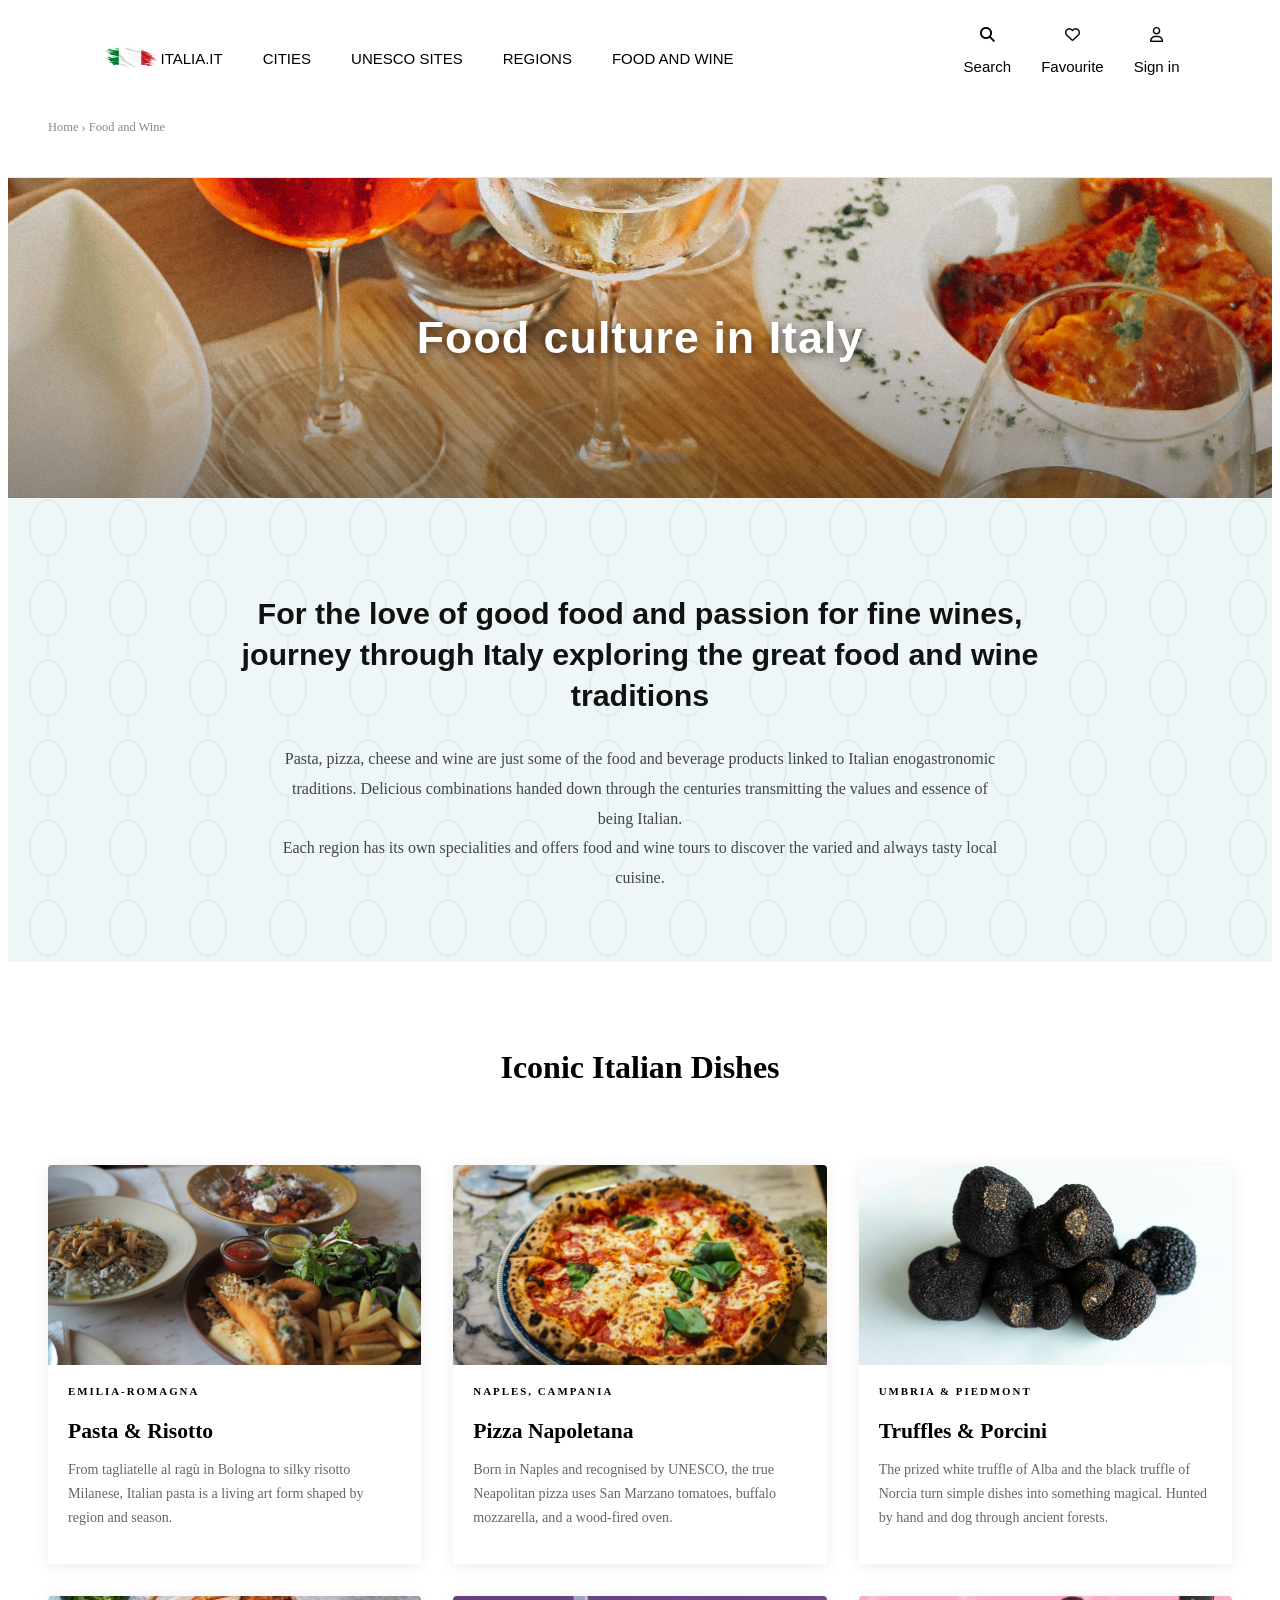
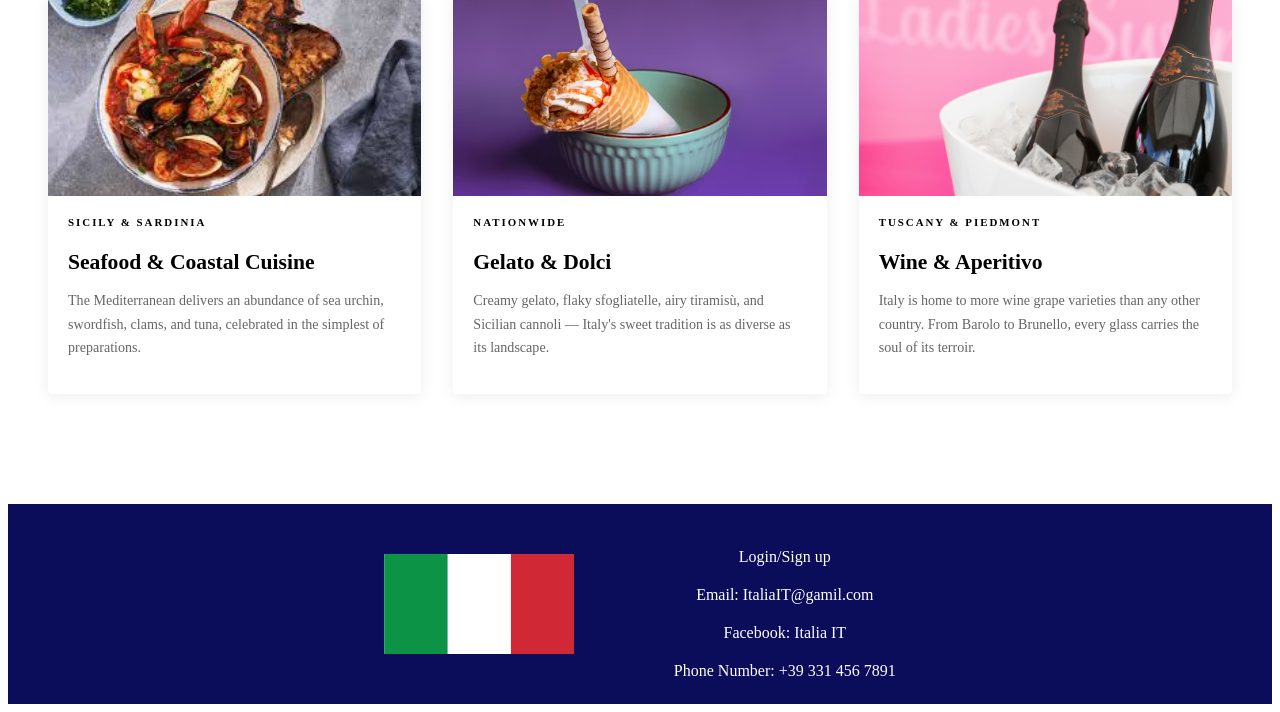
<file: foodwine.html>
<!doctype html>
<html lang="en">
  <head>
    <meta charset="UTF-8" />
    <meta name="viewport" content="width=device-width, initial-scale=1.0" />
    <title>Food and Wine – Italia.IT</title>
    <link
      rel="stylesheet"
      href="https://cdnjs.cloudflare.com/ajax/libs/font-awesome/6.5.0/css/all.min.css"
    />
    <link rel="stylesheet" href="css/foodwine.css" />
  </head>
  <body>
    <header>
      <span id="logo">
        <img src="images/LOGO-ITALIA.jpg" id="Anh" />
        <p><a href="index.html">ITALIA.IT</a></p>
      </span>
      <ul>
        <li><a href="cities.html">CITIES</a></li>
        <li><a href="unesco.html">UNESCO SITES</a></li>
        <li><a href="regions.html">REGIONS</a></li>
        <li><a href="foodwine.html">FOOD AND WINE</a></li>
      </ul>
      <span class="SFS">
        <i class="fa-solid fa-magnifying-glass"></i>
        <p><a href="Search.html">Search</a></p>
      </span>
      <span class="SFS">
        <i class="fa-regular fa-heart"></i>
        <p>Favourite</p>
      </span>
      <span class="SFS">
        <i class="fa-regular fa-user"></i>
        <p><a href="signup.html">Sign in</a></p>
      </span>
    </header>
    <div class="breadcrumb">
      <a href="index.html">Home</a> &rsaquo; Food and Wine
      <br />
      <br /><br />
    </div>
    <section class="hero">
      <img class="hero-bg" src="images/anh1.jpg" alt="Italian food" />
      <div class="hero-overlay"></div>
      <div class="hero-content">
        <h1 class="hero-title">Food culture in Italy</h1>
      </div>
    </section>

    <div class="food-culture-intro">
      <div class="food-culture-bg-pattern"></div>
      <div class="food-culture-content">
        <h2>
          For the love of good food and passion for fine wines, journey through
          Italy exploring the great food and wine traditions
        </h2>
        <p>
          Pasta, pizza, cheese and wine are just some of the food and beverage
          products linked to Italian enogastronomic traditions. Delicious
          combinations handed down through the centuries transmitting the values
          and essence of being Italian.<br />
          Each region has its own specialities and offers food and wine tours to
          discover the varied and always tasty local cuisine.
        </p>
      </div>
    </div>

    <section class="food-section">
      <div class="section-title"><h2>Iconic Italian Dishes</h2></div>
      <div class="food-grid">
        <div class="food-card">
          <div class="food-card-img card-pasta">
            <img src="images/pasta.jpg" />
          </div>
          <div class="food-card-body">
            <div class="food-card-tag">Emilia-Romagna</div>
            <h3>Pasta &amp; Risotto</h3>
            <p>
              From tagliatelle al ragù in Bologna to silky risotto Milanese,
              Italian pasta is a living art form shaped by region and season.
            </p>
          </div>
        </div>

        <div class="food-card">
          <div class="food-card-img card-pizza">
            <img src="images/pizza.jpg" alt="" />
          </div>
          <div class="food-card-body">
            <div class="food-card-tag">Naples, Campania</div>
            <h3>Pizza Napoletana</h3>
            <p>
              Born in Naples and recognised by UNESCO, the true Neapolitan pizza
              uses San Marzano tomatoes, buffalo mozzarella, and a wood-fired
              oven.
            </p>
          </div>
        </div>

        <div class="food-card">
          <div class="food-card-img card-truffle">
            <img src="images/nam.jpg" alt="" />
          </div>
          <div class="food-card-body">
            <div class="food-card-tag">Umbria &amp; Piedmont</div>
            <h3>Truffles &amp; Porcini</h3>
            <p>
              The prized white truffle of Alba and the black truffle of Norcia
              turn simple dishes into something magical. Hunted by hand and dog
              through ancient forests.
            </p>
          </div>
        </div>

        <div class="food-card">
          <div class="food-card-img card-seafood">
            <img src="images/crab.jpg" alt="" />
          </div>
          <div class="food-card-body">
            <div class="food-card-tag">Sicily &amp; Sardinia</div>
            <h3>Seafood &amp; Coastal Cuisine</h3>
            <p>
              The Mediterranean delivers an abundance of sea urchin, swordfish,
              clams, and tuna, celebrated in the simplest of preparations.
            </p>
          </div>
        </div>

        <div class="food-card">
          <div class="food-card-img card-gelato">
            <img src="images/cream.jpg" alt="" />
          </div>
          <div class="food-card-body">
            <div class="food-card-tag">Nationwide</div>
            <h3>Gelato &amp; Dolci</h3>
            <p>
              Creamy gelato, flaky sfogliatelle, airy tiramisù, and Sicilian
              cannoli — Italy's sweet tradition is as diverse as its landscape.
            </p>
          </div>
        </div>

        <div class="food-card">
          <div class="food-card-img card-wine">
            <img src="images/wine.jpg" alt="" />
          </div>
          <div class="food-card-body">
            <div class="food-card-tag">Tuscany &amp; Piedmont</div>
            <h3>Wine &amp; Aperitivo</h3>
            <p>
              Italy is home to more wine grape varieties than any other country.
              From Barolo to Brunello, every glass carries the soul of its
              terroir.
            </p>
          </div>
        </div>
      </div>
    </section>

    <footer>
      <img src="images/LOGO-ITALIA1.jpg" />
      <div>
        <span>Login/Sign up</span>
        <span>Email: ItaliaIT@gamil.com</span>
        <span>Facebook: Italia IT</span>
        <span>Phone Number: +39 331 456 7891</span>
      </div>
    </footer>
  </body>
</html>
</file>
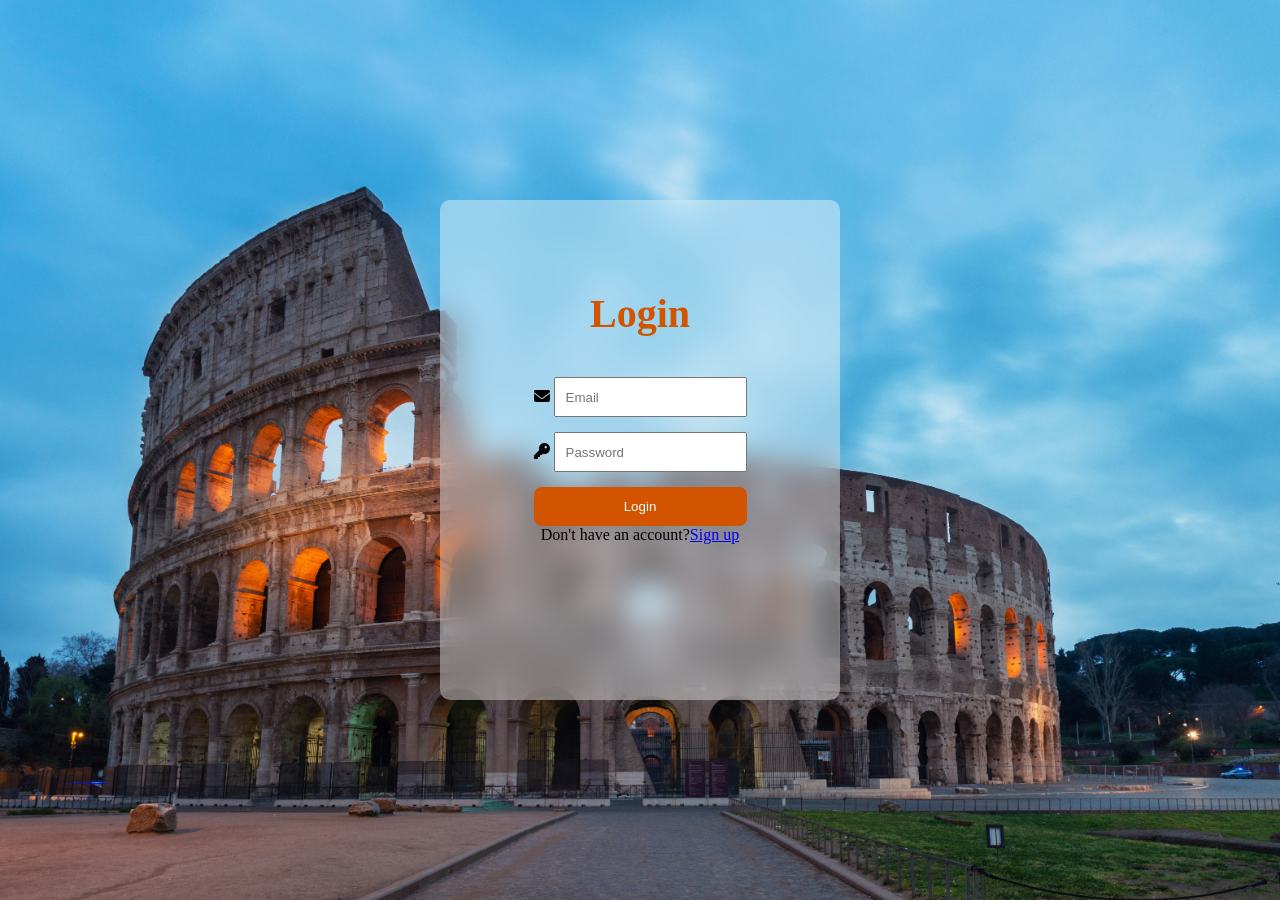
<file: login.html>
<!doctype html>
<html lang="en">
  <head>
    <meta charset="UTF-8" />
    <meta name="viewport" content="width=device-width, initial-scale=1.0" />
    <link rel="stylesheet" href="css/style.css" />
    <link
      rel="stylesheet"
      href="https://cdnjs.cloudflare.com/ajax/libs/font-awesome/6.4.0/css/all.min.css"
    />
    <title>Login</title>
  </head>
  <body>
    <div class="wrapper">
      <h1 class="signup">Login</h1>
      <form>
        <div class="Email">
          <i class="fa-solid fa-envelope"></i>
          <input
            required
            type="text"
            name="Email"
            id="Email-input"
            placeholder="Email"
          />
        </div>
        <div class="password">
          <i class="fa-solid fa-key"></i>
          <input
            required
            type="password"
            name="password"
            id="password-input"
            placeholder="Password"
          />
        </div>
        <button type="submit">Login</button>
      </form>
      <p>Don't have an account?<a href="signup.html">Sign up</a></p>
    </div>
    <script src="js/javascript.js"></script>
  </body>
</html>
</file>
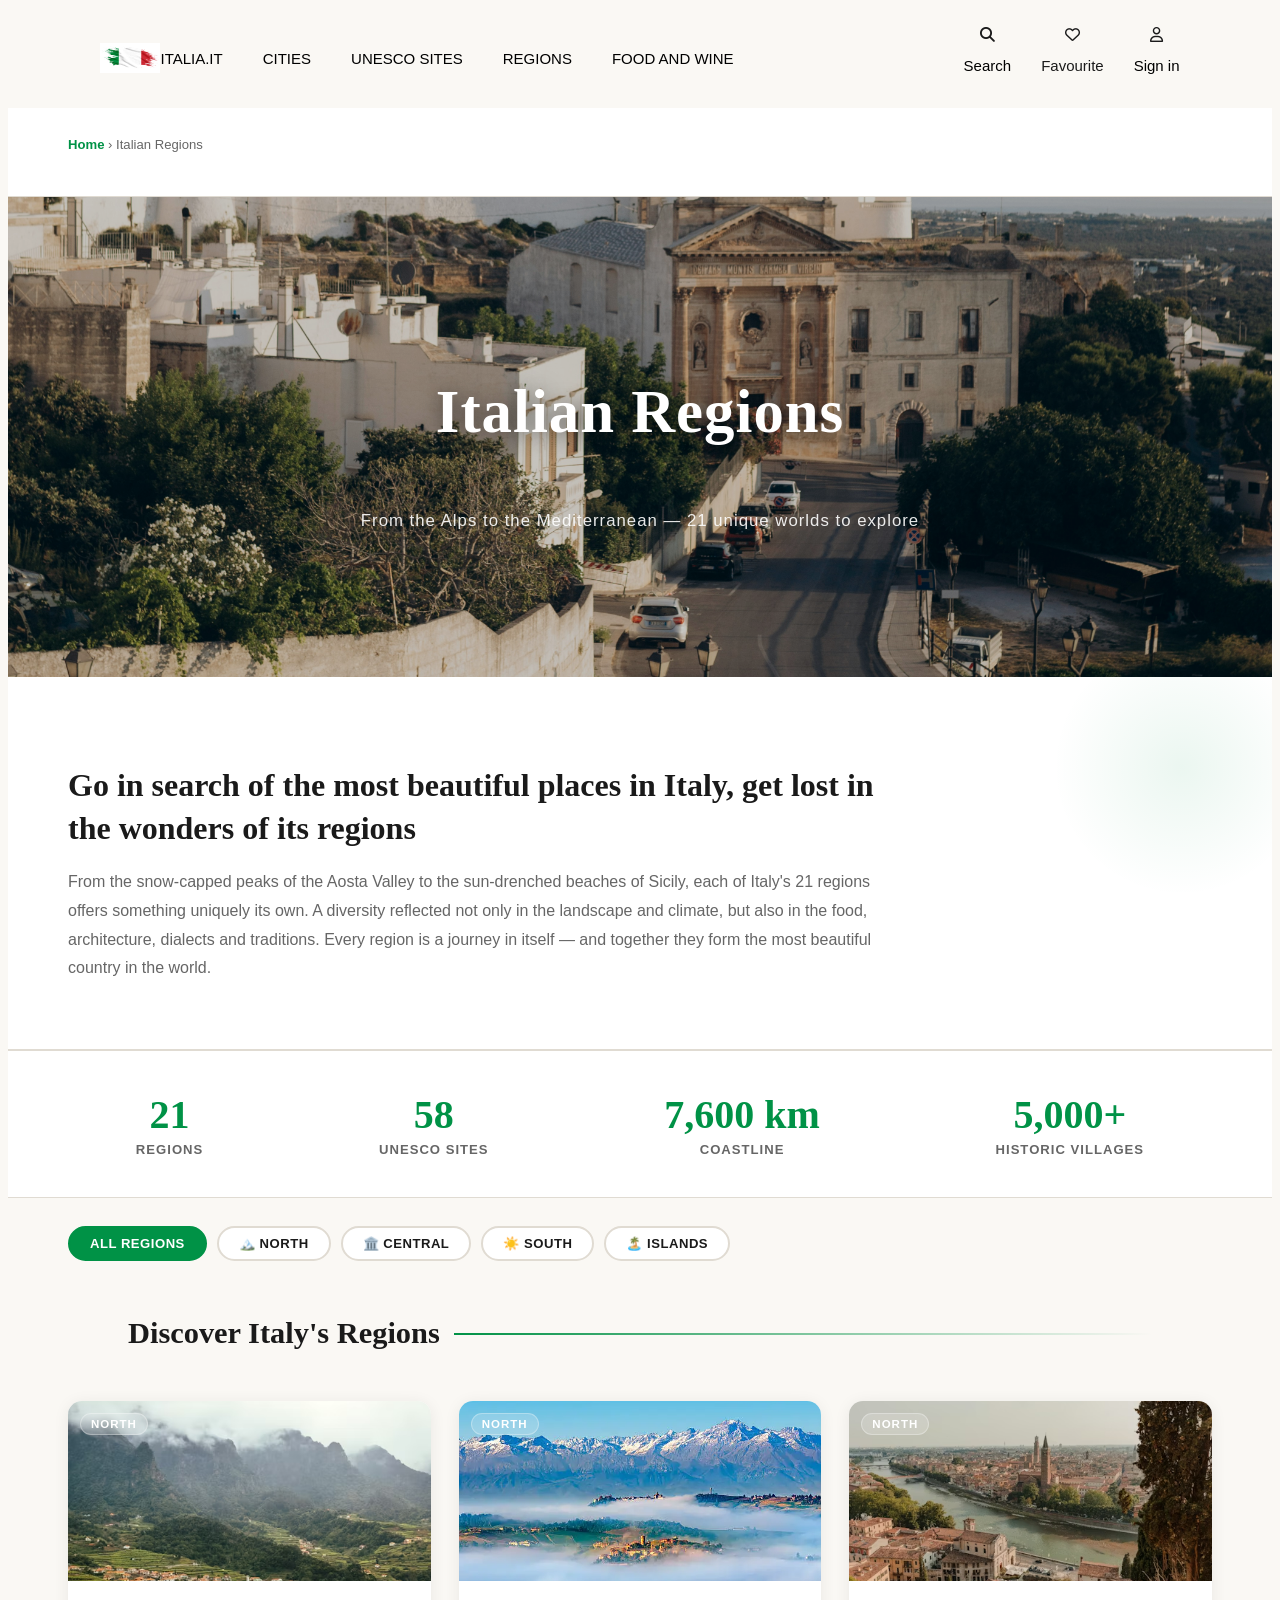
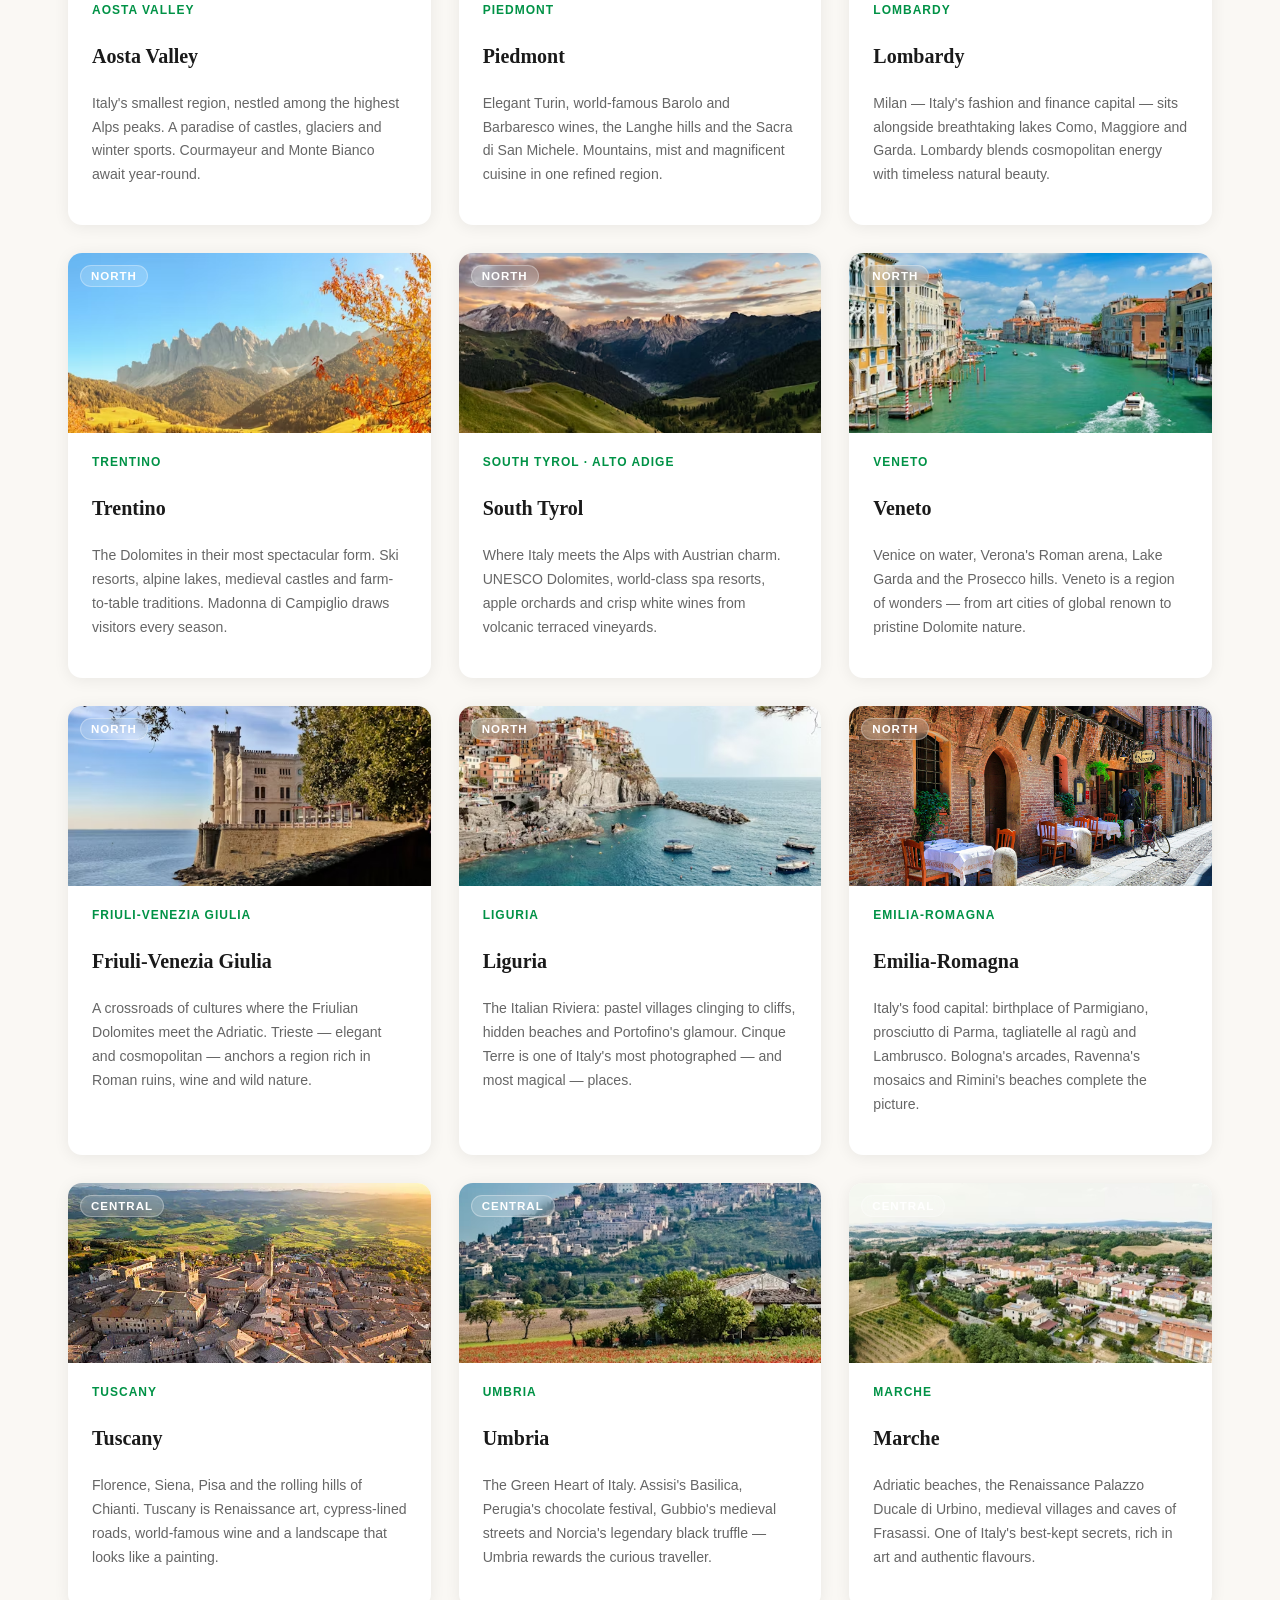
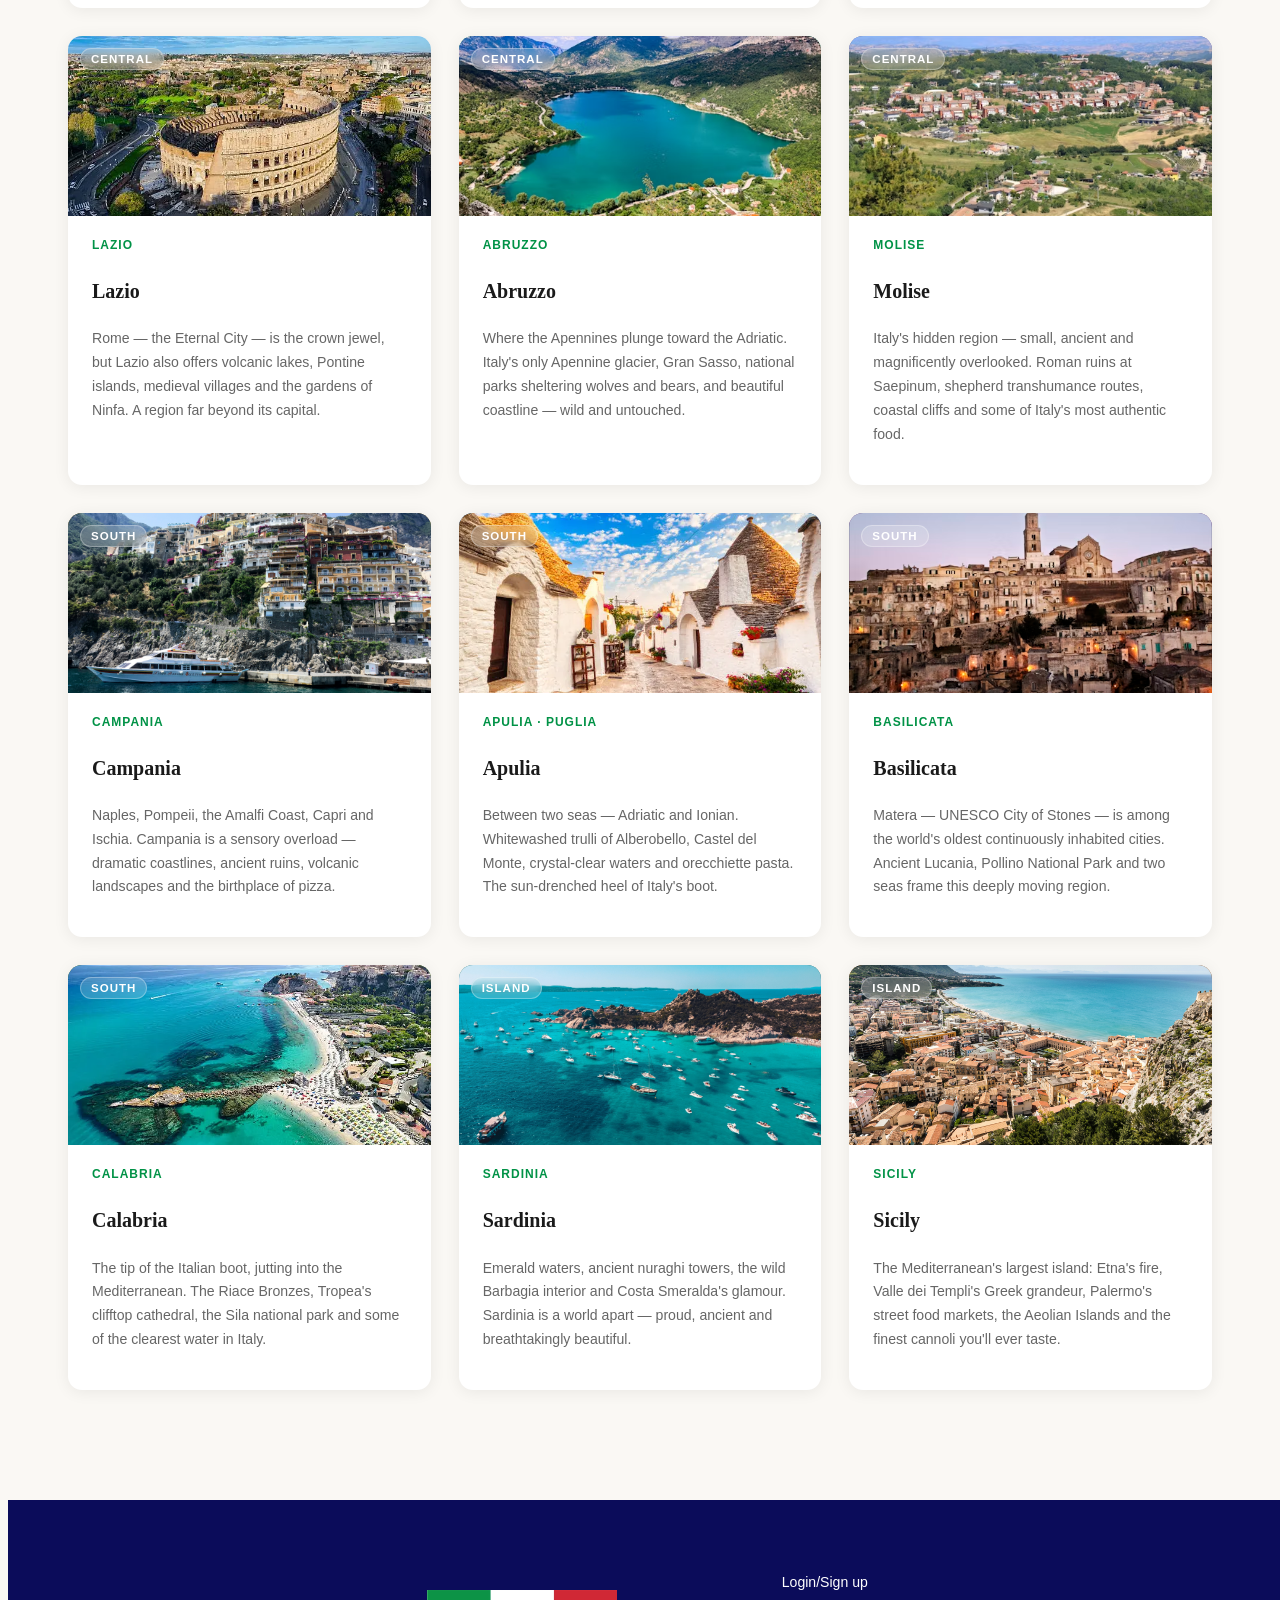
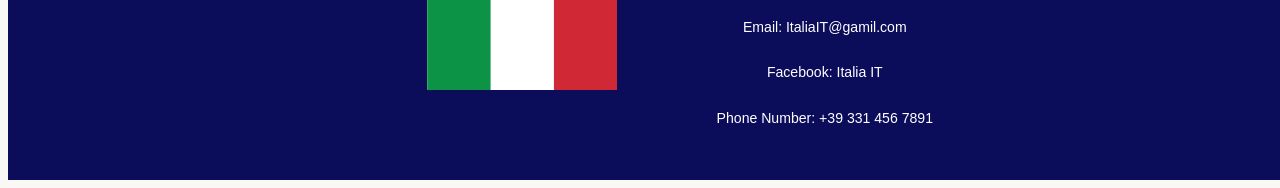
<file: regions.html>
<html>
  <head>
    <title>Italia.IT</title>
    <link rel="stylesheet" href="css/region.css" />
    <link rel="icon" type="images/x-icon" href="images/LOGO-ITALIA.jpg" />
    <link
      rel="stylesheet"
      href="https://cdnjs.cloudflare.com/ajax/libs/font-awesome/6.5.0/css/all.min.css"
    />
  </head>
  <body>
    <header>
      <span id="logo">
        <img src="images/LOGO-ITALIA.jpg" id="Anh" />
        <p><a href="index.html">ITALIA.IT</a></p>
      </span>
      <ul>
        <li><a href="cities.html">CITIES</a></li>
        <li><a href="unesco.html">UNESCO SITES</a></li>
        <li><a href="regions.html">REGIONS</a></li>
        <li><a href="foodwine.html">FOOD AND WINE</a></li>
      </ul>
      <span class="SFS">
        <i class="fa-solid fa-magnifying-glass"></i>
        <p><a href="Search.html">Search</a></p>
      </span>
      <span class="SFS">
        <i class="fa-regular fa-heart"></i>
        <p>Favourite</p>
      </span>
      <span class="SFS">
        <i class="fa-regular fa-user"></i>
        <p><a href="signup.html">Sign in</a></p>
      </span>
    </header>
    <div class="breadcrumb">
      <br />
      <a href="index.html">Home</a> &rsaquo; Italian Regions
      <br />
      <br />
      <br />
    </div>
    <section class="hero">
      <img src="images/anhchinh.jpg" alt="" class="hero-bg" />
      <div class="hero-overlay"></div>
      <div class="hero-content">
        <h1 class="hero-title">Italian Regions</h1>
        <p class="hero-subtitle">
          From the Alps to the Mediterranean — 21 unique worlds to explore
        </p>
      </div>
    </section>

    <div class="regions-intro">
      <div class="regions-intro-content">
        <h2>
          Go in search of the most beautiful places in Italy, get lost in the
          wonders of its regions
        </h2>
        <p>
          From the snow-capped peaks of the Aosta Valley to the sun-drenched
          beaches of Sicily, each of Italy's 21 regions offers something
          uniquely its own. A diversity reflected not only in the landscape and
          climate, but also in the food, architecture, dialects and traditions.
          Every region is a journey in itself — and together they form the most
          beautiful country in the world.
        </p>
      </div>
    </div>

    <div class="stats-row">
      <div class="stat-item">
        <div class="stat-number">21</div>
        <div class="stat-label">Regions</div>
      </div>
      <div class="stat-item">
        <div class="stat-number">58</div>
        <div class="stat-label">UNESCO Sites</div>
      </div>
      <div class="stat-item">
        <div class="stat-number">7,600 km</div>
        <div class="stat-label">Coastline</div>
      </div>
      <div class="stat-item">
        <div class="stat-number">5,000+</div>
        <div class="stat-label">Historic Villages</div>
      </div>
    </div>

    <div class="filter-bar">
      <button class="filter-btn active" onclick="filterRegions('all', this)">
        All Regions
      </button>
      <button class="filter-btn" onclick="filterRegions('north', this)">
        🏔️ North
      </button>
      <button class="filter-btn" onclick="filterRegions('central', this)">
        🏛️ Central
      </button>
      <button class="filter-btn" onclick="filterRegions('south', this)">
        ☀️ South
      </button>
      <button class="filter-btn" onclick="filterRegions('island', this)">
        🏝️ Islands
      </button>
    </div>

    <section class="regions-section">
      <div class="section-title"><h2>Discover Italy's Regions</h2></div>
      <div class="regions-grid" id="regionsGrid">
        <div class="region-card" data-zone="north">
          <div class="region-card-img card-aosta">
            <span class="region-zone-badge">North</span>
            <img src="images/valley.jpg" alt="" />
          </div>
          <div class="region-card-body">
            <div class="region-card-tag">Aosta Valley</div>
            <h3>Aosta Valley</h3>
            <p>
              Italy's smallest region, nestled among the highest Alps peaks. A
              paradise of castles, glaciers and winter sports. Courmayeur and
              Monte Bianco await year-round.
            </p>
          </div>
        </div>

        <div class="region-card" data-zone="north">
          <div class="region-card-img card-piedmont">
            <span class="region-zone-badge">North</span>
            <img src="images/Piedmont.jpg" alt="" />
          </div>
          <div class="region-card-body">
            <div class="region-card-tag">Piedmont</div>
            <h3>Piedmont</h3>
            <p>
              Elegant Turin, world-famous Barolo and Barbaresco wines, the
              Langhe hills and the Sacra di San Michele. Mountains, mist and
              magnificent cuisine in one refined region.
            </p>
          </div>
        </div>

        <div class="region-card" data-zone="north">
          <div class="region-card-img card-lombardy">
            <span class="region-zone-badge">North</span>
            <img src="images/Lombardy.jpg" alt="" />
          </div>
          <div class="region-card-body">
            <div class="region-card-tag">Lombardy</div>
            <h3>Lombardy</h3>
            <p>
              Milan — Italy's fashion and finance capital — sits alongside
              breathtaking lakes Como, Maggiore and Garda. Lombardy blends
              cosmopolitan energy with timeless natural beauty.
            </p>
          </div>
        </div>

        <div class="region-card" data-zone="north">
          <div class="region-card-img card-trentino">
            <span class="region-zone-badge">North</span>
            <img src="images/Trentino.jpg" alt="" />
          </div>
          <div class="region-card-body">
            <div class="region-card-tag">Trentino</div>
            <h3>Trentino</h3>
            <p>
              The Dolomites in their most spectacular form. Ski resorts, alpine
              lakes, medieval castles and farm-to-table traditions. Madonna di
              Campiglio draws visitors every season.
            </p>
          </div>
        </div>

        <div class="region-card" data-zone="north">
          <div class="region-card-img card-tyrol">
            <span class="region-zone-badge">North</span>
            <img src="images/South.jpg" alt="" />
          </div>
          <div class="region-card-body">
            <div class="region-card-tag">South Tyrol · Alto Adige</div>
            <h3>South Tyrol</h3>
            <p>
              Where Italy meets the Alps with Austrian charm. UNESCO Dolomites,
              world-class spa resorts, apple orchards and crisp white wines from
              volcanic terraced vineyards.
            </p>
          </div>
        </div>

        <div class="region-card" data-zone="north">
          <div class="region-card-img card-veneto">
            <span class="region-zone-badge">North</span>
            <img src="images/Veneto.jpg" alt="" />
          </div>
          <div class="region-card-body">
            <div class="region-card-tag">Veneto</div>
            <h3>Veneto</h3>
            <p>
              Venice on water, Verona's Roman arena, Lake Garda and the Prosecco
              hills. Veneto is a region of wonders — from art cities of global
              renown to pristine Dolomite nature.
            </p>
          </div>
        </div>

        <div class="region-card" data-zone="north">
          <div class="region-card-img card-friuli">
            <span class="region-zone-badge">North</span>
            <img src="images/Friuli.jpg" alt="" />
          </div>
          <div class="region-card-body">
            <div class="region-card-tag">Friuli-Venezia Giulia</div>
            <h3>Friuli-Venezia Giulia</h3>
            <p>
              A crossroads of cultures where the Friulian Dolomites meet the
              Adriatic. Trieste — elegant and cosmopolitan — anchors a region
              rich in Roman ruins, wine and wild nature.
            </p>
          </div>
        </div>

        <div class="region-card" data-zone="north">
          <div class="region-card-img card-liguria">
            <span class="region-zone-badge">North</span>
            <img src="images/Liguria.jpg" alt="" />
          </div>
          <div class="region-card-body">
            <div class="region-card-tag">Liguria</div>
            <h3>Liguria</h3>
            <p>
              The Italian Riviera: pastel villages clinging to cliffs, hidden
              beaches and Portofino's glamour. Cinque Terre is one of Italy's
              most photographed — and most magical — places.
            </p>
          </div>
        </div>

        <div class="region-card" data-zone="north">
          <div class="region-card-img card-emilia">
            <span class="region-zone-badge">North</span>
            <img src="images/emilia.jpg" alt="" />
          </div>
          <div class="region-card-body">
            <div class="region-card-tag">Emilia-Romagna</div>
            <h3>Emilia-Romagna</h3>
            <p>
              Italy's food capital: birthplace of Parmigiano, prosciutto di
              Parma, tagliatelle al ragù and Lambrusco. Bologna's arcades,
              Ravenna's mosaics and Rimini's beaches complete the picture.
            </p>
          </div>
        </div>

        <div class="region-card" data-zone="central">
          <div class="region-card-img card-tuscany">
            <span class="region-zone-badge">Central</span>
            <img src="images/Tuscany.jpg" alt="" />
          </div>
          <div class="region-card-body">
            <div class="region-card-tag">Tuscany</div>
            <h3>Tuscany</h3>
            <p>
              Florence, Siena, Pisa and the rolling hills of Chianti. Tuscany is
              Renaissance art, cypress-lined roads, world-famous wine and a
              landscape that looks like a painting.
            </p>
          </div>
        </div>

        <div class="region-card" data-zone="central">
          <div class="region-card-img card-umbria">
            <span class="region-zone-badge">Central</span>
            <img src="images/Umbria.jpg" alt="" />
          </div>
          <div class="region-card-body">
            <div class="region-card-tag">Umbria</div>
            <h3>Umbria</h3>
            <p>
              The Green Heart of Italy. Assisi's Basilica, Perugia's chocolate
              festival, Gubbio's medieval streets and Norcia's legendary black
              truffle — Umbria rewards the curious traveller.
            </p>
          </div>
        </div>

        <div class="region-card" data-zone="central">
          <div class="region-card-img card-marche">
            <span class="region-zone-badge">Central</span>
            <img src="images/Marche.jpg" alt="" />
          </div>
          <div class="region-card-body">
            <div class="region-card-tag">Marche</div>
            <h3>Marche</h3>
            <p>
              Adriatic beaches, the Renaissance Palazzo Ducale di Urbino,
              medieval villages and caves of Frasassi. One of Italy's best-kept
              secrets, rich in art and authentic flavours.
            </p>
          </div>
        </div>

        <div class="region-card" data-zone="central">
          <div class="region-card-img card-lazio">
            <span class="region-zone-badge">Central</span>
            <img src="images/Lazio.jpg" alt="" />
          </div>
          <div class="region-card-body">
            <div class="region-card-tag">Lazio</div>
            <h3>Lazio</h3>
            <p>
              Rome — the Eternal City — is the crown jewel, but Lazio also
              offers volcanic lakes, Pontine islands, medieval villages and the
              gardens of Ninfa. A region far beyond its capital.
            </p>
          </div>
        </div>

        <div class="region-card" data-zone="central">
          <div class="region-card-img card-abruzzo">
            <span class="region-zone-badge">Central</span>
            <img src="images/Abruzzo.jpg" alt="" />
          </div>
          <div class="region-card-body">
            <div class="region-card-tag">Abruzzo</div>
            <h3>Abruzzo</h3>
            <p>
              Where the Apennines plunge toward the Adriatic. Italy's only
              Apennine glacier, Gran Sasso, national parks sheltering wolves and
              bears, and beautiful coastline — wild and untouched.
            </p>
          </div>
        </div>

        <div class="region-card" data-zone="central">
          <div class="region-card-img card-molise">
            <span class="region-zone-badge">Central</span>
            <img src="images/Molise.jpg" alt="" />
          </div>
          <div class="region-card-body">
            <div class="region-card-tag">Molise</div>
            <h3>Molise</h3>
            <p>
              Italy's hidden region — small, ancient and magnificently
              overlooked. Roman ruins at Saepinum, shepherd transhumance routes,
              coastal cliffs and some of Italy's most authentic food.
            </p>
          </div>
        </div>

        <div class="region-card" data-zone="south">
          <div class="region-card-img card-campania">
            <span class="region-zone-badge">South</span>
            <img src="images/campania.jpg" alt="Campania" />
          </div>
          <div class="region-card-body">
            <div class="region-card-tag">Campania</div>
            <h3>Campania</h3>
            <p>
              Naples, Pompeii, the Amalfi Coast, Capri and Ischia. Campania is a
              sensory overload — dramatic coastlines, ancient ruins, volcanic
              landscapes and the birthplace of pizza.
            </p>
          </div>
        </div>

        <div class="region-card" data-zone="south">
          <div class="region-card-img card-apulia">
            <span class="region-zone-badge">South</span>
            <img src="images/Apulia.jpg" alt="" />
          </div>
          <div class="region-card-body">
            <div class="region-card-tag">Apulia · Puglia</div>
            <h3>Apulia</h3>
            <p>
              Between two seas — Adriatic and Ionian. Whitewashed trulli of
              Alberobello, Castel del Monte, crystal-clear waters and
              orecchiette pasta. The sun-drenched heel of Italy's boot.
            </p>
          </div>
        </div>

        <div class="region-card" data-zone="south">
          <div class="region-card-img card-basilicata">
            <span class="region-zone-badge">South</span>
            <img src="images/Basilicata.jpg" alt="" />
          </div>
          <div class="region-card-body">
            <div class="region-card-tag">Basilicata</div>
            <h3>Basilicata</h3>
            <p>
              Matera — UNESCO City of Stones — is among the world's oldest
              continuously inhabited cities. Ancient Lucania, Pollino National
              Park and two seas frame this deeply moving region.
            </p>
          </div>
        </div>

        <div class="region-card" data-zone="south">
          <div class="region-card-img card-calabria">
            <span class="region-zone-badge">South</span>
            <img src="images/Calabria.jpg" alt="" />
          </div>
          <div class="region-card-body">
            <div class="region-card-tag">Calabria</div>
            <h3>Calabria</h3>
            <p>
              The tip of the Italian boot, jutting into the Mediterranean. The
              Riace Bronzes, Tropea's clifftop cathedral, the Sila national park
              and some of the clearest water in Italy.
            </p>
          </div>
        </div>

        <div class="region-card" data-zone="island">
          <div class="region-card-img card-sardinia">
            <span class="region-zone-badge">Island</span>
            <img src="images/dao.jpg" alt="" />
          </div>
          <div class="region-card-body">
            <div class="region-card-tag">Sardinia</div>
            <h3>Sardinia</h3>
            <p>
              Emerald waters, ancient nuraghi towers, the wild Barbagia interior
              and Costa Smeralda's glamour. Sardinia is a world apart — proud,
              ancient and breathtakingly beautiful.
            </p>
          </div>
        </div>

        <div class="region-card" data-zone="island">
          <div class="region-card-img card-sicily">
            <span class="region-zone-badge">Island</span>
            <img src="images/dao2.jpg" alt="" />
          </div>
          <div class="region-card-body">
            <div class="region-card-tag">Sicily</div>
            <h3>Sicily</h3>
            <p>
              The Mediterranean's largest island: Etna's fire, Valle dei
              Templi's Greek grandeur, Palermo's street food markets, the
              Aeolian Islands and the finest cannoli you'll ever taste.
            </p>
          </div>
        </div>
      </div>
    </section>

    <footer>
      <img src="images/LOGO-ITALIA1.jpg" />
      <div>
        <span>Login/Sign up</span>
        <span>Email: ItaliaIT@gamil.com</span>
        <span>Facebook: Italia IT</span>
        <span>Phone Number: +39 331 456 7891</span>
      </div>
    </footer>

    <script src="js/region.js"></script>
  </body>
</html>
</file>
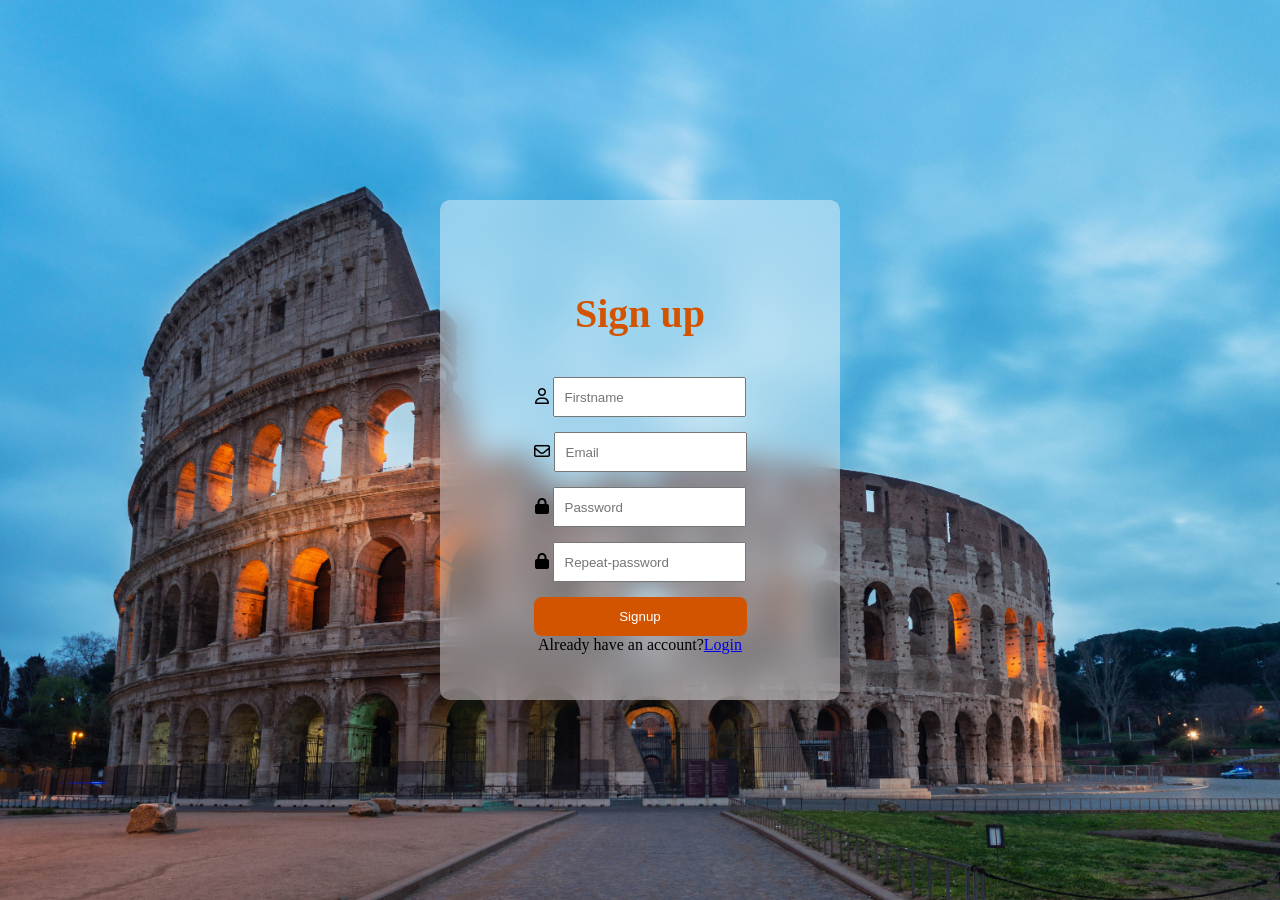
<file: signup.html>
<!doctype html>
<html lang="en">
  <head>
    <meta charset="UTF-8" />
    <meta name="viewport" content="width=device-width, initial-scale=1.0" />
    <link rel="stylesheet" href="css/style.css" />
    <link
      rel="stylesheet"
      href="https://cdnjs.cloudflare.com/ajax/libs/font-awesome/6.4.0/css/all.min.css"
    />
    <title>Login</title>
  </head>
  <body>
    <div class="wrapper">
      <h1 class="signup"><a href="login.html"></a>Sign up</h1>
      <form>
        <div class="name">
          <i class="fa-regular fa-user"></i>
          <input
            required
            type="text"
            name="firstname"
            id="firstname-input"
            placeholder="Firstname"
          />
        </div>
        <div class="email">
          <i class="fa-regular fa-envelope"></i>
          <input
            required
            type="email"
            name="email"
            id="email-input"
            placeholder="Email"
          />
        </div>
        <div class="password">
          <i class="fa-solid fa-lock"></i>
          <input
            required
            type="password"
            name="password"
            id="password"
            placeholder="Password"
          />
        </div>
        <div class="rpassword">
          <i class="fa-solid fa-lock"> </i>
          <input
            required
            type="password"
            name="repeat-password"
            id="repeat-password"
            placeholder="Repeat-password"
          />
        </div>
        <button type="submit">Signup</button>
      </form>
      <p>Already have an account?<a href="login.html">Login</a></p>
    </div>
  </body>
  <script src="js/javascript.js"></script>
</html>
</file>
<file: css/foodwine.css>
header {
  display: flex;
  font-family: Arial;
  font-size: 15px;
  width: 90%;
  height: 100px;
  align-items: center;
  justify-content: center;
  margin: 0px auto;
}
#Anh {
  height: 30px;
  width: 60px;
}
#logo {
  display: flex;
  align-items: center;
  justify-content: center;
}
header ul {
  display: flex;
  align-items: center;
  justify-content: center;
  gap: 40px;
  margin-right: 200px;
}
header li {
  list-style: none;
}
.SFS {
  text-align: center;
  margin-left: 30px;
}
header a {
  text-decoration: none;
  color: black;
}
.nav-logo {
  display: flex;
  align-items: center;
  gap: 8px;
}

.nav-logo span {
  font-family: "Playfair Display", serif;
  font-size: 1.1rem;
  letter-spacing: 2px;
  color: var(--green);
  font-weight: 700;
}

.nav-links {
  display: flex;
  gap: 28px;
  list-style: none;
}

.nav-links a {
  text-decoration: none;
  color: var(--dark);
  font-size: 0.78rem;
  letter-spacing: 1.5px;
  text-transform: uppercase;
  font-weight: 700;
  transition: color 0.2s;
}

.nav-links a:hover,
.nav-links a.active {
  color: var(--green);
  border-bottom: 2px solid var(--red);
  padding-bottom: 2px;
}

.nav-actions {
  display: flex;
  gap: 20px;
  align-items: center;
  font-size: 0.78rem;
}

.nav-actions a {
  text-decoration: none;
  color: var(--dark);
  letter-spacing: 1px;
}

.nav-actions a:hover {
  color: var(--green);
}

.hero {
  position: relative;
  height: 320px;
  overflow: hidden;
  background: #1a1a1a;
  display: flex;
  align-items: center;
  justify-content: center;
  text-align: center;
}

.hero-overlay {
  position: absolute;
  inset: 0;
  background: linear-gradient(
    to top,
    rgba(0, 0, 0, 0.35) 0%,
    rgba(0, 0, 0, 0.1) 50%,
    rgba(0, 0, 0, 0) 100%
  );
}

.hero-bg {
  position: absolute;
  inset: 0;
  width: 100%;
  height: 100%;
  object-fit: cover;
}

.hero-content {
  position: relative;
  z-index: 2;
  color: #fff;
}

.hero-title {
  font-family: "Lato", sans-serif;
  font-size: 2.8rem;
  font-weight: 900;
  letter-spacing: 1px;
  line-height: 1.2;
  text-shadow: 0 2px 12px rgba(0, 0, 0, 0.6);
}

.breadcrumb {
  padding: 12px 40px;
  font-size: 0.78rem;
  color: #888;
  border-bottom: 1px solid #e8e4dc;
}

.breadcrumb a {
  color: var(--green);
  text-decoration: none;
}

.breadcrumb a:hover {
  text-decoration: underline;
}

.food-culture-intro {
  position: relative;
  overflow: hidden;
  background: #eef6f8;
  padding: 70px 20px;
  text-align: center;
}

.food-culture-bg-pattern {
  position: absolute;
  inset: 0;
  opacity: 0.06;
  background-image: url("data:image/svg+xml,%3Csvg xmlns='http://www.w3.org/2000/svg' width='80' height='80'%3E%3Cellipse cx='40' cy='30' rx='18' ry='28' fill='none' stroke='%23006847' stroke-width='2'/%3E%3Cline x1='40' y1='58' x2='40' y2='75' stroke='%23006847' stroke-width='2'/%3E%3C/svg%3E");
  background-size: 80px 80px;
}

.food-culture-content {
  position: relative;
  z-index: 1;
  max-width: 820px;
  margin: 0 auto;
}

.food-culture-content h2 {
  font-family: "Lato", sans-serif;
  font-size: 1.9rem;
  font-weight: 900;
  color: #111;
  line-height: 1.35;
  margin-bottom: 28px;
}

.food-culture-content p {
  font-size: 1rem;
  line-height: 1.85;
  color: #444;
  max-width: 720px;
  margin: 0 auto;
}
.food-section img {
  width: 100%;
  height: auto;
}
.section-title {
  text-align: center;
  margin: 0 0 40px;
}

.section-title h2 {
  font-family: "Playfair Display", serif;
  font-size: 2rem;
  color: var(--dark);
  display: inline-block;
  position: relative;
}

.section-title h2::after {
  content: "";
  display: block;
  width: 60px;
  height: 3px;
  background: linear-gradient(to right, var(--green), var(--red));
  margin: 10px auto 0;
}

.food-section {
  padding: 60px 40px;
  background: #fff;
}

.food-grid {
  display: grid;
  grid-template-columns: repeat(auto-fill, minmax(280px, 1fr));
  gap: 32px;
  max-width: 1200px;
  margin: 0 auto;
}

.food-card {
  border-radius: 4px;
  overflow: hidden;
  box-shadow: 0 2px 16px rgba(0, 0, 0, 0.08);
  transition:
    transform 0.3s,
    box-shadow 0.3s;
}

.food-card:hover {
  transform: translateY(-6px);
  box-shadow: 0 12px 32px rgba(0, 0, 0, 0.14);
}

.food-card-img {
  height: 200px;
  display: flex;
  align-items: center;
  justify-content: center;
  font-size: 4rem;
  position: relative;
  overflow: hidden;
}

.food-card-body {
  padding: 20px;
}

.food-card-tag {
  font-size: 0.68rem;
  letter-spacing: 2px;
  text-transform: uppercase;
  color: var(--red);
  font-weight: 700;
  margin-bottom: 8px;
}

.food-card-body h3 {
  font-family: "Playfair Display", serif;
  font-size: 1.35rem;
  margin-bottom: 8px;
  color: var(--dark);
}

.food-card-body p {
  font-size: 0.88rem;
  line-height: 1.7;
  color: #666;
}

.food-card-body a {
  display: inline-block;
  margin-top: 14px;
  font-size: 0.78rem;
  letter-spacing: 1.5px;
  text-transform: uppercase;
  font-weight: 700;
  color: var(--green);
  text-decoration: none;
  border-bottom: 1px solid var(--green);
  transition: color 0.2s;
}

.food-card-body a:hover {
  color: var(--red);
  border-color: var(--red);
}

.card-pasta {
  background: linear-gradient(135deg, #f5e6c8, #e8c97a);
}
.card-pizza {
  background: linear-gradient(135deg, #fde8d8, #f4a261);
}
.card-wine {
  background: linear-gradient(135deg, #f0e0f0, #9b5de5);
}
.card-gelato {
  background: linear-gradient(135deg, #d8f0ff, #48cae4);
}
.card-truffle {
  background: linear-gradient(135deg, #e8e0d8, #8b6914);
}
.card-seafood {
  background: linear-gradient(135deg, #d8f0e8, #2d9b6b);
}

@media (max-width: 768px) {
  .experience {
    flex-direction: column;
    text-align: center;
    padding: 40px 24px;
    margin: 40px 16px;
  }
  .experience-icon {
    display: none;
  }
  .experience p {
    margin: 0 auto;
  }
}

footer {
  margin-top: 50px;
  background-color: #0b0c5a;
  height: 200px;
  width: 100%;
  display: flex;
  align-items: center;
  justify-content: center;
  color: white;
  gap: 100px;
}
footer img {
  height: 100px;
  width: 15%;
}
footer span {
  display: block;
  margin-top: 20px;
  text-align: center;
}
@media (max-width: 768px) {
  nav {
    padding: 12px 16px;
  }

  .nav-links {
    display: none;
  }

  .hero-title {
    font-size: 2.4rem;
  }

  .food-section,
  .wine-section {
    padding: 40px 16px;
  }

  .experience {
    flex-direction: column;
    padding: 40px 24px;
    margin: 40px 16px;
  }

  .experience-icon {
    display: none;
  }
}
</file>
<file: css/style.css>
* {
  margin: 0px;
  padding: 0px;
  box-sizing: border-box;
}

body {
  min-height: 100vh;
  background-image: url("../images/colosseum.jpg");
  background-size: cover;
  background-position: center;
  overflow: hidden;
  display: flex;
  justify-content: center;
  align-items: center;
}

.wrapper {
  backdrop-filter: blur(15px);
  background-color: rgba(255, 255, 255, 0.4);
  display: flex;
  align-items: center;
  flex-direction: column;
  justify-content: flex-start;
  height: 500px;
  width: 400px;
  padding-top: 50px;
  border-radius: 10px;
}

h1 {
  font-size: 40px;
  font-weight: 900;
  font-family: "Times New Roman", Times, serif;
  padding: 40px;
}
h1.signup {
  color: #d35400;
}
form {
  gap: 15px;
  display: flex;
  flex-direction: column;
  align-items: center;
}
form input {
  box-sizing: border-box;
  flex-grow: 1;
  min-width: 0;
  height: 40px;
  padding: 10px;
}
form button {
  width: 100%;
  padding: 12px;
  background-color: #d35400;
  color: white;
  border: none;
  border-radius: 8px;
}
</file>
<file: css/region.css>
header {
  display: flex;
  font-family: Arial;
  font-size: 15px;
  width: 90%;
  height: 100px;
  align-items: center;
  justify-content: center;
  margin: 0px auto;
}
#Anh {
  height: 30px;
  width: 60px;
}
#logo {
  display: flex;
  align-items: center;
  justify-content: center;
}
header ul {
  display: flex;
  align-items: center;
  justify-content: center;
  gap: 40px;
  margin-right: 200px;
}
header li {
  list-style: none;
}
.SFS {
  text-align: center;
  margin-left: 30px;
}
header a {
  text-decoration: none;
  color: black;
}
:root {
  --green: #009246;
  --red: #ce2b37;
  --white: #fff;
  --cream: #faf8f4;
  --dark: #1a1a1a;
  --gray: #666;
  --light-gray: #f0ede8;
  --border: #e0dbd2;
}

body {
  font-family: "Lato", sans-serif;
  background: var(--cream);
  color: var(--dark);
}

nav {
  position: sticky;
  top: 0;
  z-index: 100;
  display: flex;
  align-items: center;
  justify-content: space-between;
  background: #fff;
  border-bottom: 2px solid var(--green);
  padding: 0 40px;
  height: 64px;
  box-shadow: 0 2px 12px rgba(0, 0, 0, 0.08);
}
.nav-logo {
  font-family: "Playfair Display", serif;
  font-size: 1.3rem;
  font-weight: 700;
  letter-spacing: 2px;
  color: var(--dark);
  display: flex;
  align-items: center;
  gap: 8px;
}
.nav-links {
  list-style: none;
  display: flex;
  gap: 6px;
}
.nav-links a {
  text-decoration: none;
  color: var(--dark);
  font-size: 0.85rem;
  font-weight: 700;
  letter-spacing: 0.5px;
  text-transform: uppercase;
  padding: 6px 14px;
  border-radius: 4px;
  transition:
    background 0.2s,
    color 0.2s;
}
.nav-links a:hover {
  background: var(--light-gray);
  color: var(--green);
}
.nav-links a.active {
  background: var(--green);
  color: #fff;
}
.nav-actions {
  display: flex;
  gap: 18px;
}
.nav-actions a {
  text-decoration: none;
  color: var(--gray);
  font-size: 0.82rem;
  font-weight: 700;
  text-transform: uppercase;
  letter-spacing: 0.5px;
  transition: color 0.2s;
}
.nav-actions a:hover {
  color: var(--green);
}

.hero {
  position: relative;
  height: 480px;
  overflow: hidden;
}
.hero-bg {
  width: 100%;
  height: 100%;
  object-fit: cover;
  object-position: center;
  display: block;
}
.hero-bg-fallback {
  width: 100%;
  height: 100%;
  background: linear-gradient(
    135deg,
    #1a4a2e 0%,
    #2d7a4f 40%,
    #009246 70%,
    #b8860b 100%
  );
  display: flex;
  align-items: center;
  justify-content: center;
  font-size: 8rem;
}
.hero-overlay {
  position: absolute;
  inset: 0;
  background: rgba(0, 0, 0, 0.2);
}
.hero-content {
  position: absolute;
  inset: 0;
  display: flex;
  flex-direction: column;
  align-items: center;
  justify-content: center;
  color: #fff;
  text-align: center;
  padding: 0 20px;
}
.hero-title {
  font-family: "Playfair Display", serif;
  font-size: clamp(2.2rem, 5vw, 3.8rem);
  font-weight: 700;
  line-height: 1.15;
  text-shadow: 0 2px 20px rgba(0, 0, 0, 0.5);
  letter-spacing: 1px;
}
.hero-subtitle {
  margin-top: 14px;
  font-size: 1.05rem;
  font-weight: 300;
  letter-spacing: 1px;
  opacity: 0.9;
}

.breadcrumb {
  padding: 14px 60px;
  font-size: 0.82rem;
  color: var(--gray);
  border-bottom: 1px solid var(--border);
  background: #fff;
}
.breadcrumb a {
  color: var(--green);
  text-decoration: none;
  font-weight: 700;
}
.breadcrumb a:hover {
  text-decoration: underline;
}

.regions-intro {
  position: relative;
  background: #fff;
  padding: 60px 60px 50px;
  border-bottom: 1px solid var(--border);
  overflow: hidden;
}
.regions-intro::before {
  content: "";
  position: absolute;
  top: -40px;
  right: -40px;
  width: 260px;
  height: 260px;
  border-radius: 50%;
  background: radial-gradient(circle, rgba(0, 146, 70, 0.08), transparent 70%);
}
.regions-intro-content {
  max-width: 820px;
}
.regions-intro h2 {
  font-family: "Playfair Display", serif;
  font-size: clamp(1.4rem, 2.5vw, 2rem);
  font-weight: 700;
  color: var(--dark);
  line-height: 1.35;
  margin-bottom: 18px;
}
.regions-intro p {
  font-size: 1rem;
  line-height: 1.8;
  color: var(--gray);
}

.filter-bar {
  display: flex;
  gap: 10px;
  padding: 28px 60px 20px;
  flex-wrap: wrap;
}
.filter-btn {
  padding: 8px 20px;
  border: 2px solid var(--border);
  border-radius: 30px;
  background: #fff;
  font-size: 0.82rem;
  font-weight: 700;
  letter-spacing: 0.5px;
  text-transform: uppercase;
  cursor: pointer;
  transition: all 0.2s;
  color: var(--dark);
}
.filter-btn:hover,
.filter-btn.active {
  background: var(--green);
  border-color: var(--green);
  color: #fff;
}

.section-title {
  padding: 10px 60px 24px;
}
.section-title h2 {
  font-family: "Playfair Display", serif;
  font-size: 1.9rem;
  font-weight: 700;
  color: var(--dark);
  display: flex;
  align-items: center;
  gap: 14px;
}
.section-title h2::after {
  content: "";
  flex: 1;
  height: 2px;
  background: linear-gradient(to right, var(--green), transparent);
}

.regions-section {
  padding: 0 60px 60px;
}

.regions-grid {
  display: grid;
  grid-template-columns: repeat(auto-fill, minmax(300px, 1fr));
  gap: 28px;
}

.region-card {
  background: #fff;
  border-radius: 14px;
  overflow: hidden;
  box-shadow: 0 2px 16px rgba(0, 0, 0, 0.07);
  transition:
    transform 0.3s,
    box-shadow 0.3s;
  display: flex;
  flex-direction: column;
}
.region-card:hover {
  transform: translateY(-6px);
  box-shadow: 0 12px 40px rgba(0, 0, 0, 0.14);
}

.region-card-img {
  width: 100%;
  height: 180px;
  display: flex;
  align-items: center;
  justify-content: center;
  position: relative;
  overflow: hidden;
}
.card-aosta {
  background: #2e6da4;
}
.card-piedmont {
  background: #8b4513;
}
.card-lombardy {
  background: #1a6b3a;
}
.card-trentino {
  background: #4a7ab5;
}
.card-tyrol {
  background: #6a4c93;
}
.card-veneto {
  background: #3a5c8a;
}
.card-friuli {
  background: #1a6050;
}
.card-liguria {
  background: #1a5080;
}
.card-emilia {
  background: #7a3d00;
}
.card-tuscany {
  background: #6b3a00;
}
.card-umbria {
  background: #2a6b2a;
}
.card-marche {
  background: #005080;
}
.card-lazio {
  background: #8b0000;
}
.card-abruzzo {
  background: #007050;
}
.card-molise {
  background: #505090;
}
.card-campania {
  background: #6b5500;
}
.card-apulia {
  background: #004080;
}
.card-basilicata {
  background: #5a2a70;
}
.card-calabria {
  background: #2a5a00;
}
.card-sardinia {
  background: #006060;
}
.card-sicily {
  background: #8b4000;
}

img {
  width: 100%;
  height: auto;
}
.region-zone-badge {
  position: absolute;
  top: 12px;
  left: 12px;
  background: rgba(255, 255, 255, 0.18);
  backdrop-filter: blur(6px);
  color: #fff;
  font-size: 0.72rem;
  font-weight: 700;
  letter-spacing: 1px;
  text-transform: uppercase;
  padding: 4px 10px;
  border-radius: 20px;
  border: 1px solid rgba(255, 255, 255, 0.3);
}

.region-card-body {
  padding: 22px 24px 24px;
  flex: 1;
  display: flex;
  flex-direction: column;
}
.region-card-tag {
  font-size: 0.75rem;
  font-weight: 700;
  letter-spacing: 1px;
  text-transform: uppercase;
  color: var(--green);
  margin-bottom: 8px;
}
.region-card-body h3 {
  font-family: "Playfair Display", serif;
  font-size: 1.25rem;
  font-weight: 700;
  color: var(--dark);
  margin-bottom: 10px;
}
.region-card-body p {
  font-size: 0.88rem;
  line-height: 1.7;
  color: var(--gray);
  flex: 1;
}
.region-card-body a {
  display: inline-block;
  margin-top: 16px;
  font-size: 0.82rem;
  font-weight: 700;
  letter-spacing: 0.5px;
  color: var(--green);
  text-decoration: none;
  transition: gap 0.2s;
}
.region-card-body a:hover {
  text-decoration: underline;
}

.stats-row {
  background: #fff;
  border-top: 1px solid var(--border);
  border-bottom: 1px solid var(--border);
  display: flex;
  padding: 40px 60px;
  gap: 40px;
  justify-content: space-around;
  flex-wrap: wrap;
}
.stat-item {
  text-align: center;
}
.stat-number {
  font-family: "Playfair Display", serif;
  font-size: 2.5rem;
  font-weight: 700;
  color: var(--green);
}
.stat-label {
  font-size: 0.82rem;
  font-weight: 700;
  letter-spacing: 1px;
  text-transform: uppercase;
  color: var(--gray);
  margin-top: 4px;
}

footer {
  background: var(--dark);
  color: rgba(255, 255, 255, 0.7);
  text-align: center;
  padding: 40px 40px;
  font-size: 0.88rem;
  line-height: 1.8;
}
.footer-flag {
  font-size: 2rem;
  margin-bottom: 10px;
}
footer a {
  color: rgba(255, 255, 255, 0.6);
  text-decoration: none;
  transition: color 0.2s;
}
footer a:hover {
  color: var(--green);
}
footer {
  margin-top: 50px;
  background-color: #0b0c5a;
  height: 200px;
  width: 100%;
  display: flex;
  align-items: center;
  justify-content: center;
  color: white;
  gap: 100px;
}
footer img {
  height: 100px;
  width: 15%;
}
footer span {
  display: block;
  margin-top: 20px;
  text-align: center;
}

@media (max-width: 900px) {
  nav {
    padding: 0 20px;
  }
  .nav-links {
    display: none;
  }
  .hero {
    height: 340px;
  }
  .breadcrumb,
  .regions-intro,
  .filter-bar,
  .section-title,
  .regions-section,
  .highlights,
  .stats-row {
    padding-left: 20px;
    padding-right: 20px;
  }
  .regions-grid {
    grid-template-columns: 1fr 1fr;
  }
}
@media (max-width: 580px) {
  .regions-grid {
    grid-template-columns: 1fr;
  }
}
</file>
